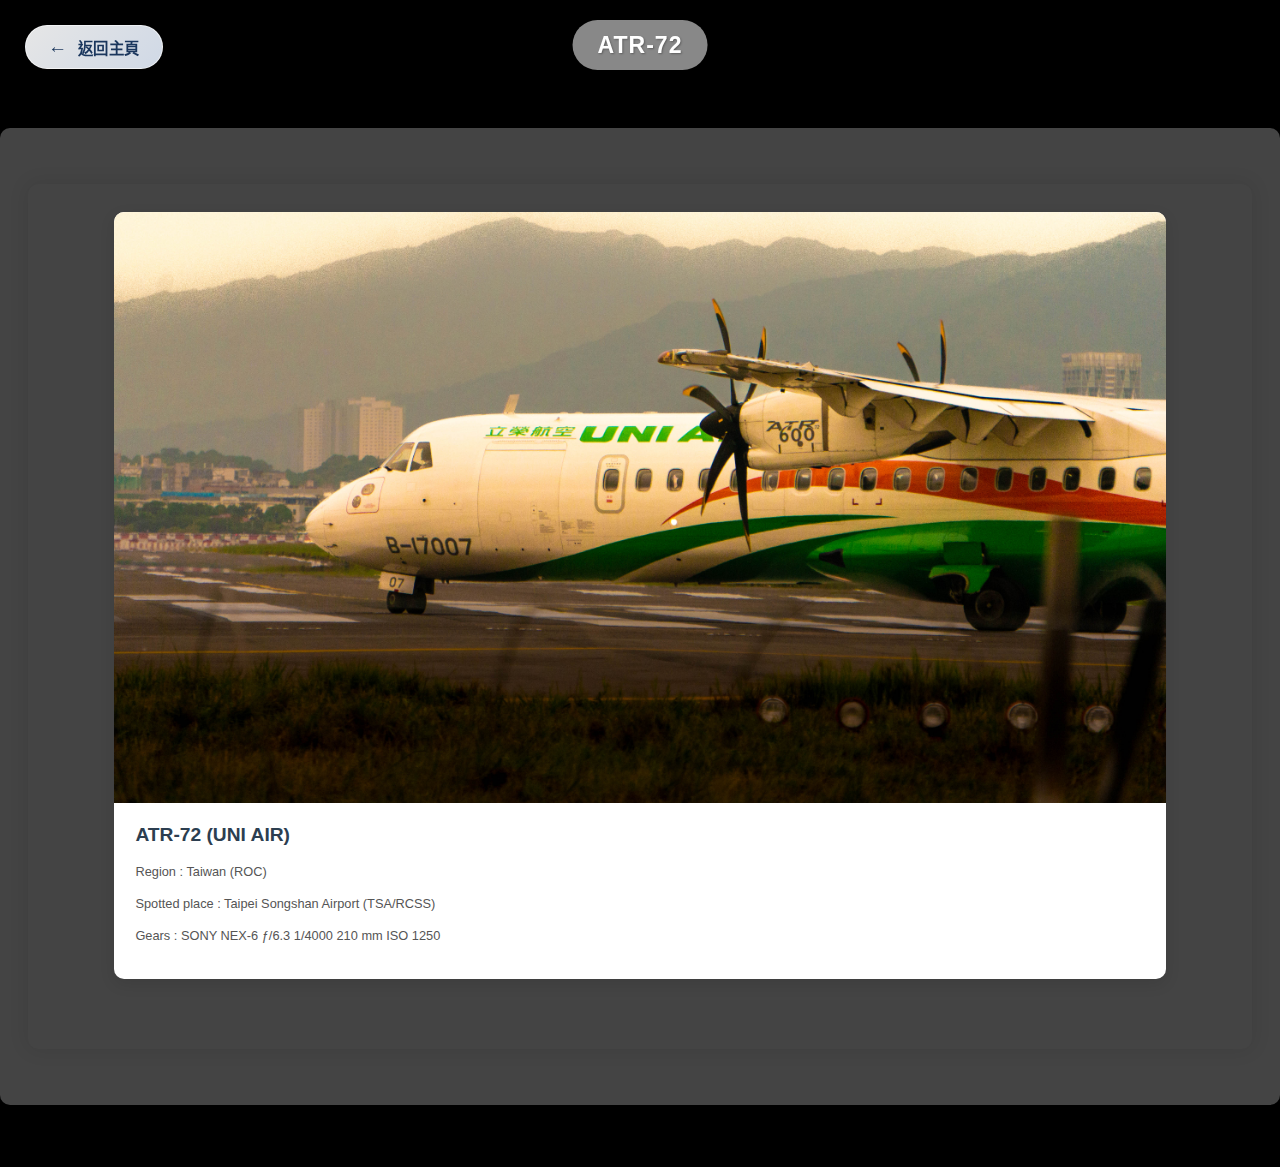
<file: ATR-72/民航機型ATR-72子頁面.html>
<!DOCTYPE html>
<html lang="zh-TW">
<head>
    <meta charset="UTF-8">
    <meta name="viewport" content="width=device-width, initial-scale=1.0">
    <title>民航機型 - 航空攝影園地</title>
    <link rel="stylesheet" href="aircraft.css">
	<a href="../index.html" class="home-button">返回主頁</a>
</head>
<body class="is-preload">
    <header id="header">
    <h1>ATR-72</h1>
</header>


    <main class="gallery">
   <div class="gallery">
    <div class="exhibit">
        <img src="atr72uni.jpg" alt="展品描述" class="exhibit-image">
        <div class="exhibit-info">
            <h2>ATR-72 (UNI AIR)</h2>
            <p>Region : Taiwan (ROC)</p>
			<p>Spotted place : Taipei Songshan Airport (TSA/RCSS)</p>
			<p>Gears : SONY NEX-6 ƒ/6.3 1/4000 210 mm ISO 1250</p>
        </div>
    </div>
    <!-- 更多展品... -->
</div>

    </main>

    <footer>
        <p>&copy; 2024 航空攝影園地. 版權所有.</p>
    </footer>
</body>
</html>
</file>
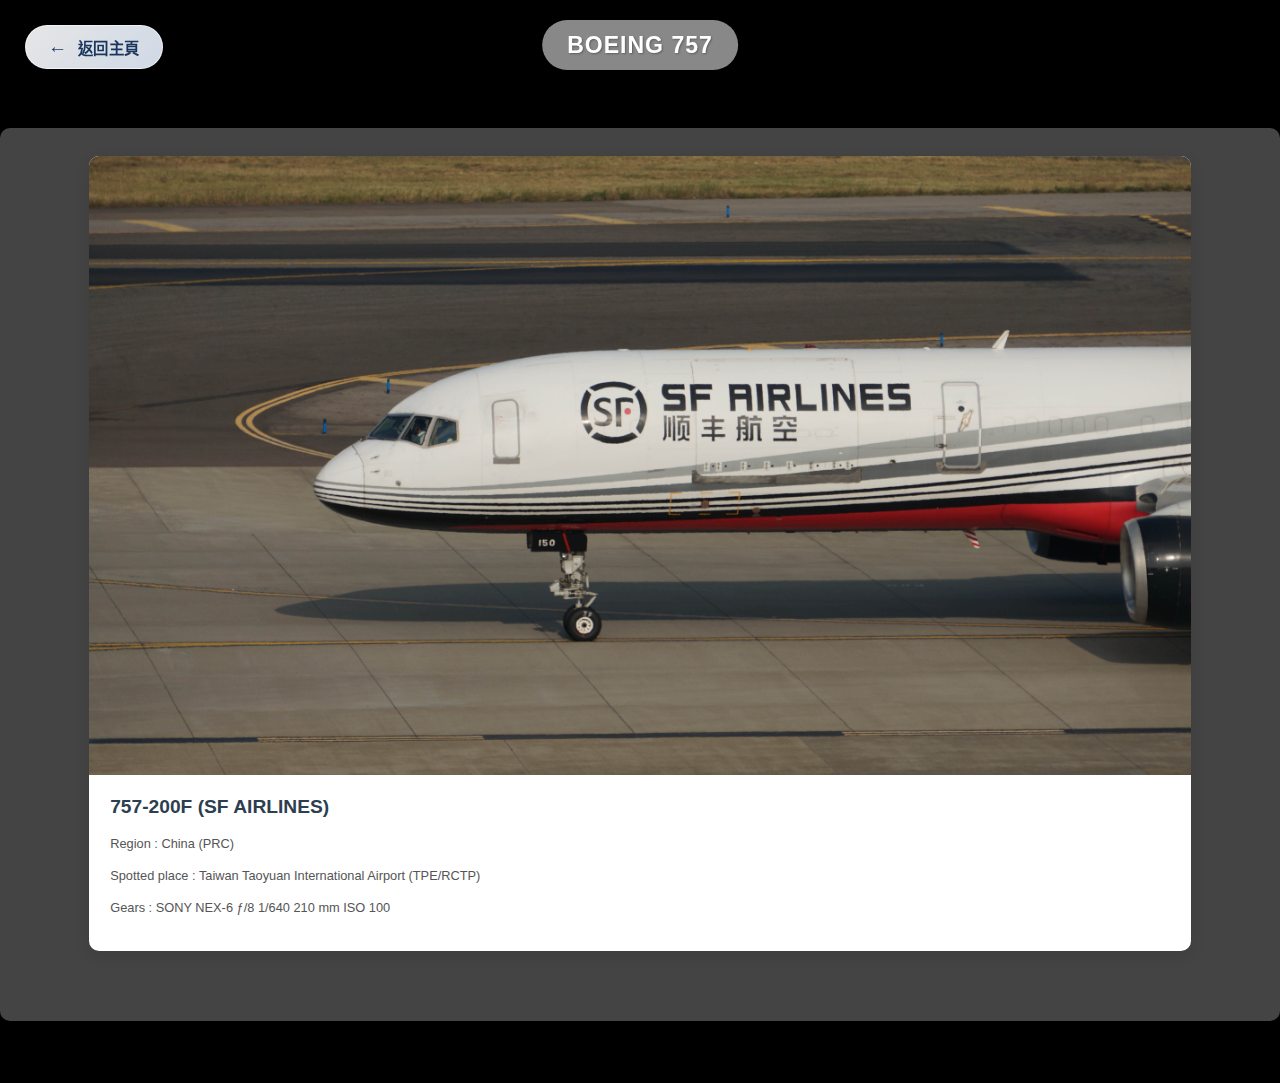
<file: B757/民航機型757子頁面.html>
<!DOCTYPE html>
<html lang="zh-TW">
<head>
    <meta charset="UTF-8">
    <meta name="viewport" content="width=device-width, initial-scale=1.0">
    <title>民航機型 - 航空攝影園地</title>
    <link rel="stylesheet" href="aircraft.css">
	<a href="../index.html" class="home-button">返回主頁</a>
</head>
<body class="is-preload">
    <header id="header">
        <div class="header-content">
            <h1>Boeing 757</h1>
        </div>
    </header>
    <main class="gallery">
        <div class="exhibit">
            <img src="sfcargo.jpg" alt="展品描述" class="exhibit-image">
            <div class="exhibit-info">
                <h2>757-200F (SF AIRLINES)</h2>
                <p>Region : China (PRC)</p>
                <p>Spotted place : Taiwan Taoyuan International Airport (TPE/RCTP)</p>
                <p>Gears : SONY NEX-6 ƒ/8 1/640 210 mm ISO 100</p>
            </div>
        </div>
    </main>
    <footer>
        <p>&copy; 2024 航空攝影園地. 版權所有.</p>
    </footer>
</body>
</html>
</file>
<file: ATR-72/aircraft.css>
body {
    padding-top: 100px;
    background-color: #000000;
    margin: 0;
    font-family: Arial, sans-serif;
    font-size: 14px;
}

#header {
    background-color: #888888;
    width: auto;
    height: 50px;
    position: fixed;
    top: 20px;
    left: 50%;
    transform: translateX(-50%);
    text-align: center;
    z-index: 1000;
    display: flex;
    align-items: center;
    justify-content: center;
    box-shadow: 0 4px 15px rgba(0,0,0,0.2);
    border-radius: 25px;
    padding: 0 25px;
    backdrop-filter: blur(5px);
    transition: all 0.3s ease;
}

#header:hover {
    transform: translateX(-50%) translateY(-5px);
    box-shadow: 0 6px 20px rgba(0,0,0,0.25);
}

#header h1 {
    margin: 0;
    color: white;
    font-size: 1.5vw;
    font-weight: bold;
    letter-spacing: 1px;
    text-transform: uppercase;
    text-shadow: 1px 1px 2px rgba(0,0,0,0.3);
}

.home-button {
    position: fixed;
    top: clamp(15px, 2.5vw, 25px);
    left: clamp(15px, 2.5vw, 25px);
    background: linear-gradient(135deg, rgba(255, 255, 255, 0.9), rgba(230, 240, 255, 0.9));
    color: #1a365d;
    padding: clamp(8px, 1vw, 10px) clamp(15px, 2vw, 22px);
    border-radius: 50px;
    text-decoration: none;
    font-weight: 600;
    font-family: 'Noto Serif TC', serif;
    font-size: clamp(12px, 1.2vw, 16px);
    box-shadow: 0 3px 10px rgba(0, 0, 0, 0.2), 0 1px 2px rgba(0, 0, 0, 0.1);
    transition: all 0.4s cubic-bezier(0.175, 0.885, 0.32, 1.275);
    z-index: 1000;
    display: flex;
    align-items: center;
    border: 1px solid rgba(255, 255, 255, 0.6);
    backdrop-filter: blur(5px);
    -webkit-backdrop-filter: blur(5px);
    letter-spacing: 0.5px;
}
.home-button:hover {
    background: linear-gradient(135deg, rgba(255, 255, 255, 1), rgba(220, 235, 255, 1));
    box-shadow: 0 5px 15px rgba(0, 0, 0, 0.3), 0 2px 4px rgba(0, 0, 0, 0.2);
    transform: translateY(-3px);
    color: #0a2351;
}
.home-button:active {
    transform: translateY(1px);
    box-shadow: 0 2px 5px rgba(0, 0, 0, 0.2);
}
.home-button::before {
    content: "←";
    margin-right: clamp(5px, 1vw, 10px);
    font-size: clamp(16px, 1.5vw, 20px);
    font-weight: bold;
    transition: transform 0.3s ease;
}
.home-button:hover::before {
    transform: translateX(-4px);
}
.gallery {
    max-width: 1400px;
    margin: 2em auto;
    padding: 2em;
    background-color: #444444;
    border-radius: 10px;
    box-shadow: 0 0 20px rgba(0, 0, 0, 0.1);
    display: flex;
    flex-direction: column;
    align-items: center;
}

.exhibit {
    display: flex;
    flex-direction: column;
    margin-bottom: 3em;
    background-color: white;
    border-radius: 10px;
    overflow: hidden;
    box-shadow: 0 5px 15px rgba(0, 0, 0, 0.1);
    transition: transform 0.3s ease;
    width: 95%;
    max-width: 1300px;
    margin-left: auto;
    margin-right: auto;
}

.exhibit:hover {
    transform: translateY(-5px);
}

.exhibit-image {
    width: 100%;
    height: auto;
    max-height: 80vh;
    object-fit: contain;
}

.exhibit-info {
    padding: 1.5em;
}

.exhibit-info h2 {
    margin-top: 0;
    color: #2c3e50;
    font-size: 1.3vw;
}

.exhibit-info p {
    font-size: 0.9vw;
    line-height: 1.5;
    color: #555;
}

@media (max-width: 1440px) {
    .exhibit {
        width: 90%;
        max-width: 1200px;
    }
    
    #header h1 {
        font-size: 1.8vw;
    }
    
    .exhibit-info h2 {
        font-size: 1.5vw;
    }
    
    .exhibit-info p {
        font-size: 1vw;
    }
}

@media (max-width: 768px) {
    .exhibit-image {
        max-height: 50vh; /* 減小圖片最大高度 */
    }
    
    .exhibit {
        width: 95%;
        max-width: none;
    }
    
    #header h1 {
        font-size: 4vw;
    }
    
    .exhibit-info {
        padding: 1em; /* 減小內邊距 */
        max-height: 45vh; /* 限制文字區域最大高度 */
        overflow-y: auto; /* 如果內容過多，添加滾動條 */
    }
    
    .exhibit-info h2 {
        font-size: 3vw;
        margin-bottom: 0.5em;
    }
    
    .exhibit-info p {
        font-size: 2.5vw;
        line-height: 1.3;
        margin-bottom: 0.3em;
    }
    
    .home-button {
        padding: 6px 12px;
        font-size: 3vw; /* 調整移動設備上的文字大小 */
    }
    
    .home-button::before {
        font-size: 3.5vw; /* 調整移動設備上的箭頭大小 */
        margin-right: 5px;
    }
}

/* 額外添加針對更小屏幕的優化 */
@media (max-width: 480px) {
    .home-button {
        padding: 5px 10px;
        font-size: 3.5vw; /* 進一步增加在小屏手機上的字體大小 */
    }
    
    .home-button::before {
        font-size: 4vw; /* 進一步增加在小屏手機上的箭頭大小 */
    }
}

@keyframes fadeIn {
    from { opacity: 0; }
    to { opacity: 1; }
}

.exhibit {
    animation: fadeIn 1s ease-in-out;
}
</file>
<file: B757/aircraft.css>
body {
    padding-top: 100px;
    background-color: #000000;
    margin: 0;
    font-family: Arial, sans-serif;
    font-size: 14px;
}

#header {
    background-color: #888888;
    width: auto;
    height: 50px;
    position: fixed;
    top: 20px;
    left: 50%;
    transform: translateX(-50%);
    text-align: center;
    z-index: 1000;
    display: flex;
    align-items: center;
    justify-content: center;
    box-shadow: 0 4px 15px rgba(0,0,0,0.2);
    border-radius: 25px;
    padding: 0 25px;
    backdrop-filter: blur(5px);
    transition: all 0.3s ease;
}

#header:hover {
    transform: translateX(-50%) translateY(-5px);
    box-shadow: 0 6px 20px rgba(0,0,0,0.25);
}

#header h1 {
    margin: 0;
    color: white;
    font-size: 1.5vw;
    font-weight: bold;
    letter-spacing: 1px;
    text-transform: uppercase;
    text-shadow: 1px 1px 2px rgba(0,0,0,0.3);
}

.home-button {
    position: fixed;
    top: clamp(15px, 2.5vw, 25px);
    left: clamp(15px, 2.5vw, 25px);
    background: linear-gradient(135deg, rgba(255, 255, 255, 0.9), rgba(230, 240, 255, 0.9));
    color: #1a365d;
    padding: clamp(8px, 1vw, 10px) clamp(15px, 2vw, 22px);
    border-radius: 50px;
    text-decoration: none;
    font-weight: 600;
    font-family: 'Noto Serif TC', serif;
    font-size: clamp(12px, 1.2vw, 16px);
    box-shadow: 0 3px 10px rgba(0, 0, 0, 0.2), 0 1px 2px rgba(0, 0, 0, 0.1);
    transition: all 0.4s cubic-bezier(0.175, 0.885, 0.32, 1.275);
    z-index: 1000;
    display: flex;
    align-items: center;
    border: 1px solid rgba(255, 255, 255, 0.6);
    backdrop-filter: blur(5px);
    -webkit-backdrop-filter: blur(5px);
    letter-spacing: 0.5px;
}
.home-button:hover {
    background: linear-gradient(135deg, rgba(255, 255, 255, 1), rgba(220, 235, 255, 1));
    box-shadow: 0 5px 15px rgba(0, 0, 0, 0.3), 0 2px 4px rgba(0, 0, 0, 0.2);
    transform: translateY(-3px);
    color: #0a2351;
}
.home-button:active {
    transform: translateY(1px);
    box-shadow: 0 2px 5px rgba(0, 0, 0, 0.2);
}
.home-button::before {
    content: "←";
    margin-right: clamp(5px, 1vw, 10px);
    font-size: clamp(16px, 1.5vw, 20px);
    font-weight: bold;
    transition: transform 0.3s ease;
}
.home-button:hover::before {
    transform: translateX(-4px);
}
.gallery {
    max-width: 1400px;
    margin: 2em auto;
    padding: 2em;
    background-color: #444444;
    border-radius: 10px;
    box-shadow: 0 0 20px rgba(0, 0, 0, 0.1);
    display: flex;
    flex-direction: column;
    align-items: center;
}

.exhibit {
    display: flex;
    flex-direction: column;
    margin-bottom: 3em;
    background-color: white;
    border-radius: 10px;
    overflow: hidden;
    box-shadow: 0 5px 15px rgba(0, 0, 0, 0.1);
    transition: transform 0.3s ease;
    width: 95%;
    max-width: 1300px;
    margin-left: auto;
    margin-right: auto;
}

.exhibit:hover {
    transform: translateY(-5px);
}

.exhibit-image {
    width: 100%;
    height: auto;
    max-height: 80vh;
    object-fit: contain;
}

.exhibit-info {
    padding: 1.5em;
}

.exhibit-info h2 {
    margin-top: 0;
    color: #2c3e50;
    font-size: 1.3vw;
}

.exhibit-info p {
    font-size: 0.9vw;
    line-height: 1.5;
    color: #555;
}

@media (max-width: 1440px) {
    .exhibit {
        width: 90%;
        max-width: 1200px;
    }
    
    #header h1 {
        font-size: 1.8vw;
    }
    
    .exhibit-info h2 {
        font-size: 1.5vw;
    }
    
    .exhibit-info p {
        font-size: 1vw;
    }
}

@media (max-width: 768px) {
    .exhibit-image {
        max-height: 50vh; /* 減小圖片最大高度 */
    }
    
    .exhibit {
        width: 95%;
        max-width: none;
    }
    
    #header h1 {
        font-size: 4vw;
    }
    
    .exhibit-info {
        padding: 1em; /* 減小內邊距 */
        max-height: 45vh; /* 限制文字區域最大高度 */
        overflow-y: auto; /* 如果內容過多，添加滾動條 */
    }
    
    .exhibit-info h2 {
        font-size: 3vw;
        margin-bottom: 0.5em;
    }
    
    .exhibit-info p {
        font-size: 2.5vw;
        line-height: 1.3;
        margin-bottom: 0.3em;
    }
    
    .home-button {
        padding: 6px 12px;
        font-size: 3vw; /* 調整移動設備上的文字大小 */
    }
    
    .home-button::before {
        font-size: 3.5vw; /* 調整移動設備上的箭頭大小 */
        margin-right: 5px;
    }
}

/* 額外添加針對更小屏幕的優化 */
@media (max-width: 480px) {
    .home-button {
        padding: 5px 10px;
        font-size: 3.5vw; /* 進一步增加在小屏手機上的字體大小 */
    }
    
    .home-button::before {
        font-size: 4vw; /* 進一步增加在小屏手機上的箭頭大小 */
    }
}

@keyframes fadeIn {
    from { opacity: 0; }
    to { opacity: 1; }
}

.exhibit {
    animation: fadeIn 1s ease-in-out;
}
</file>
